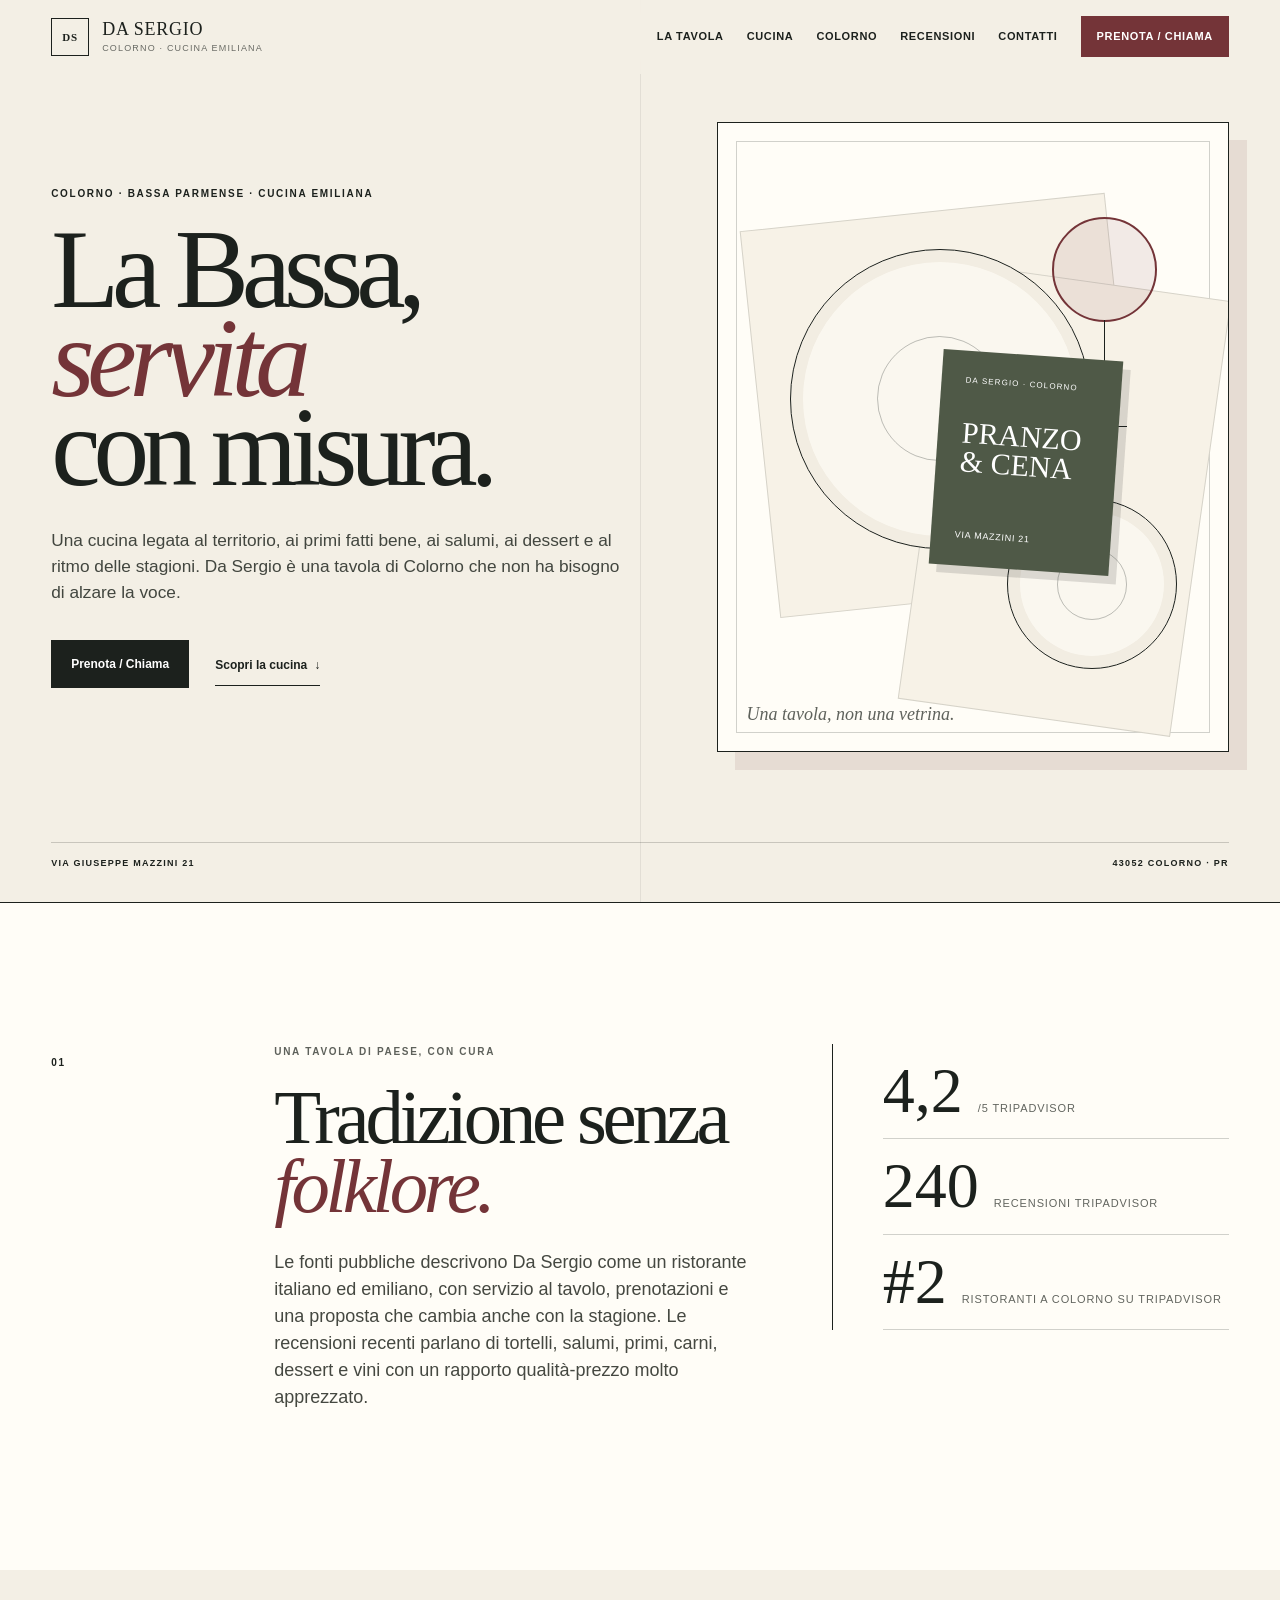
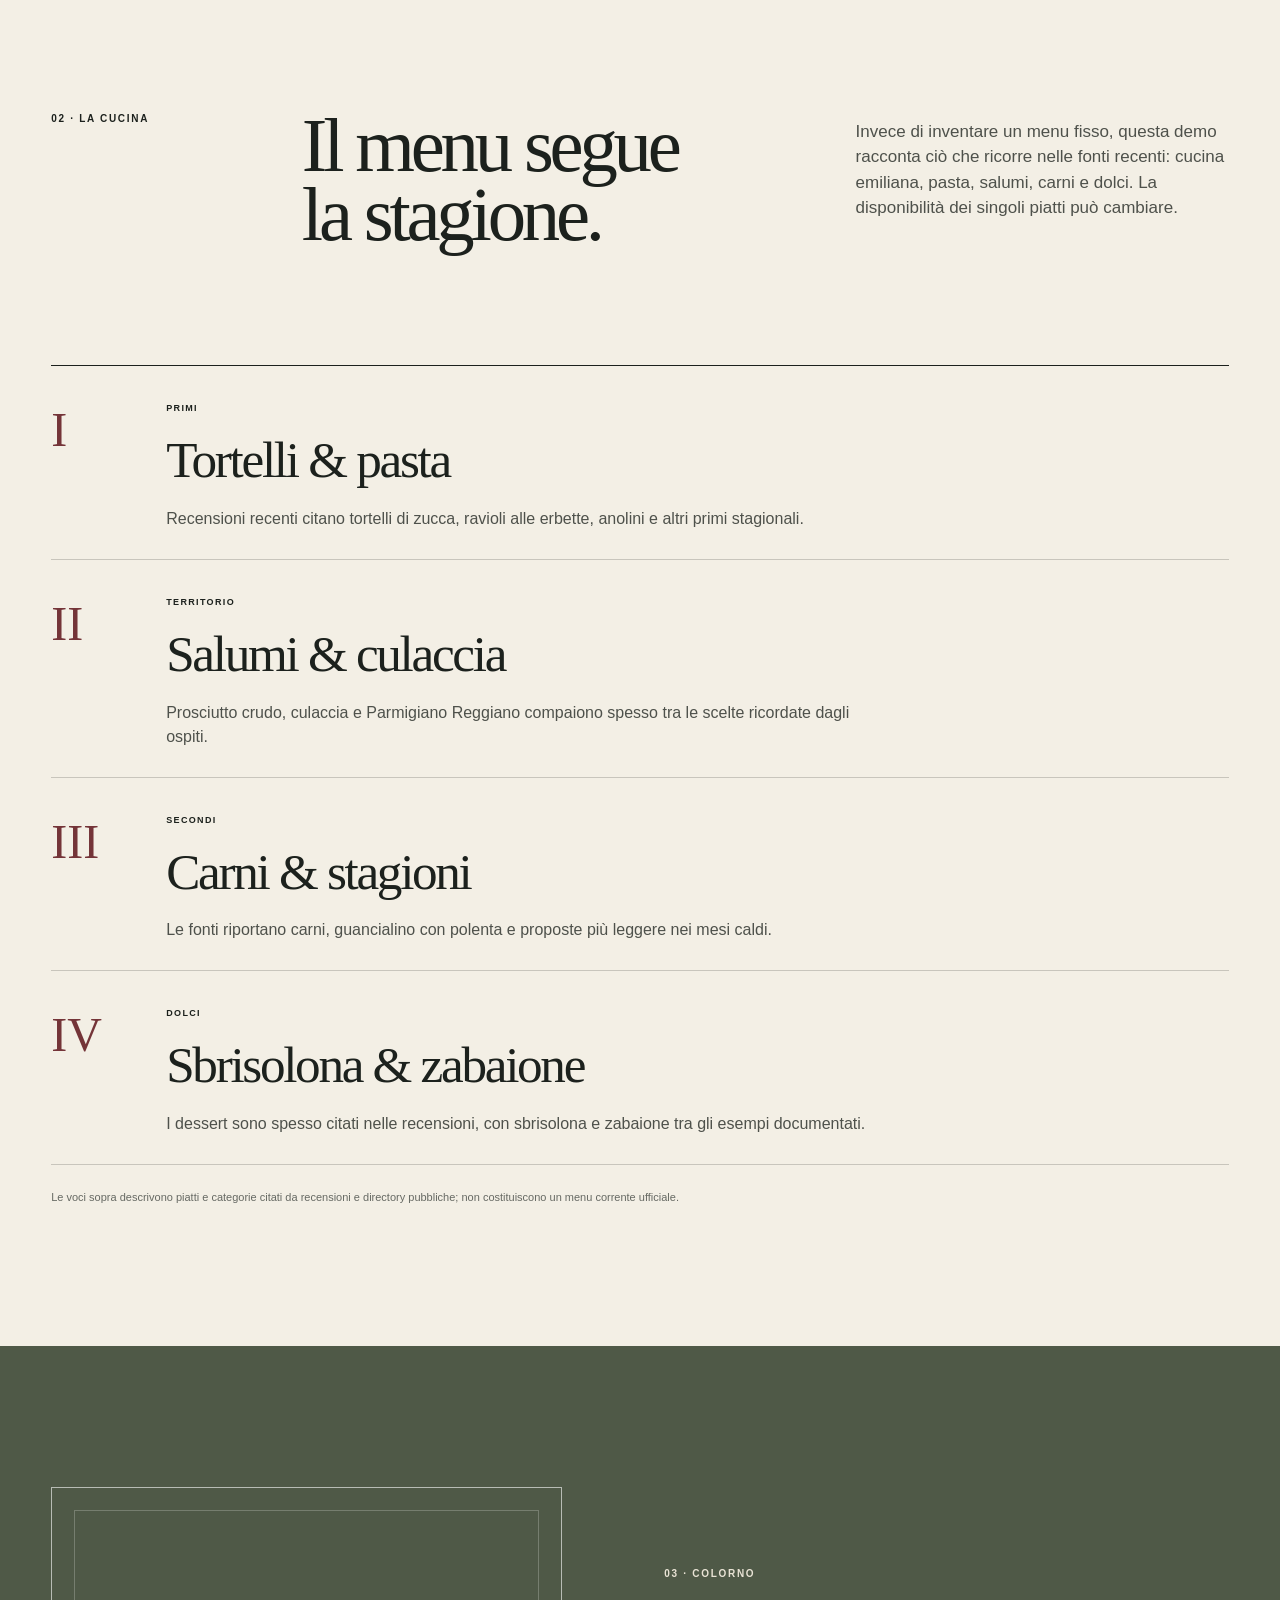
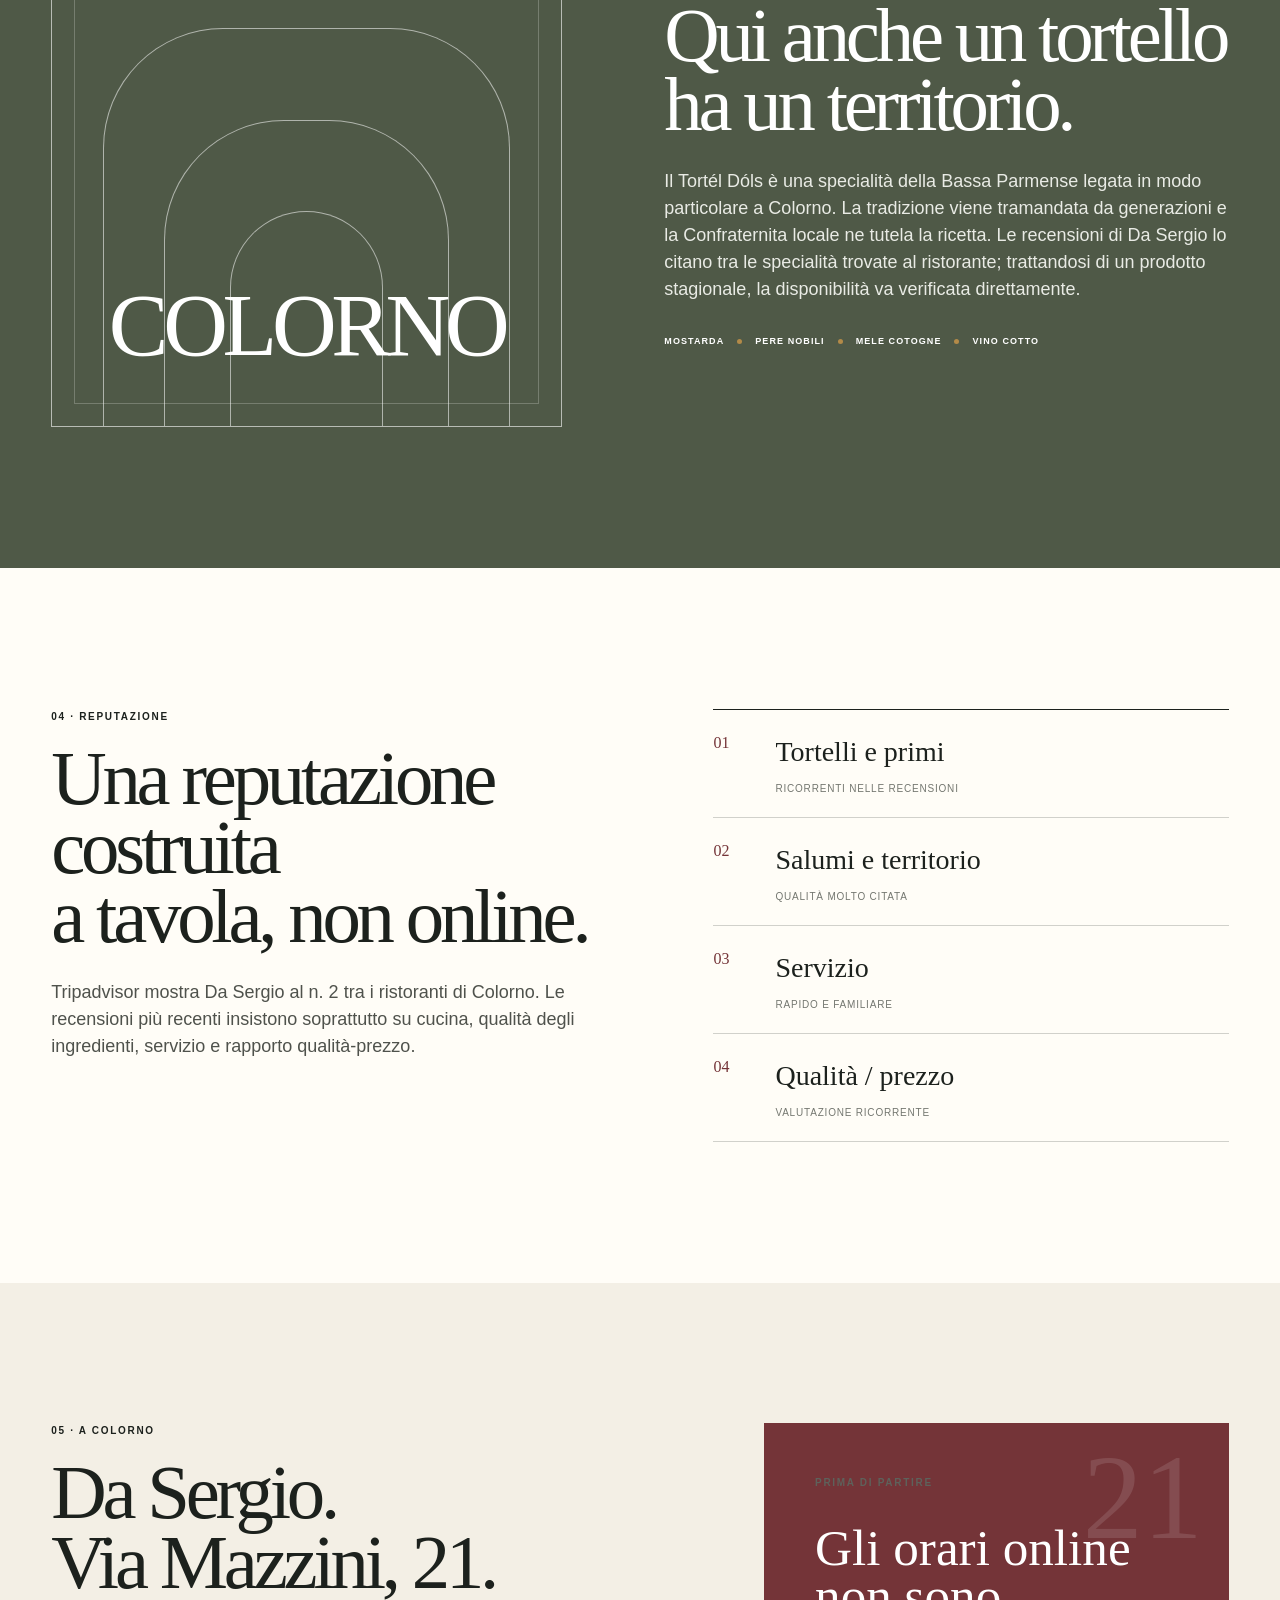
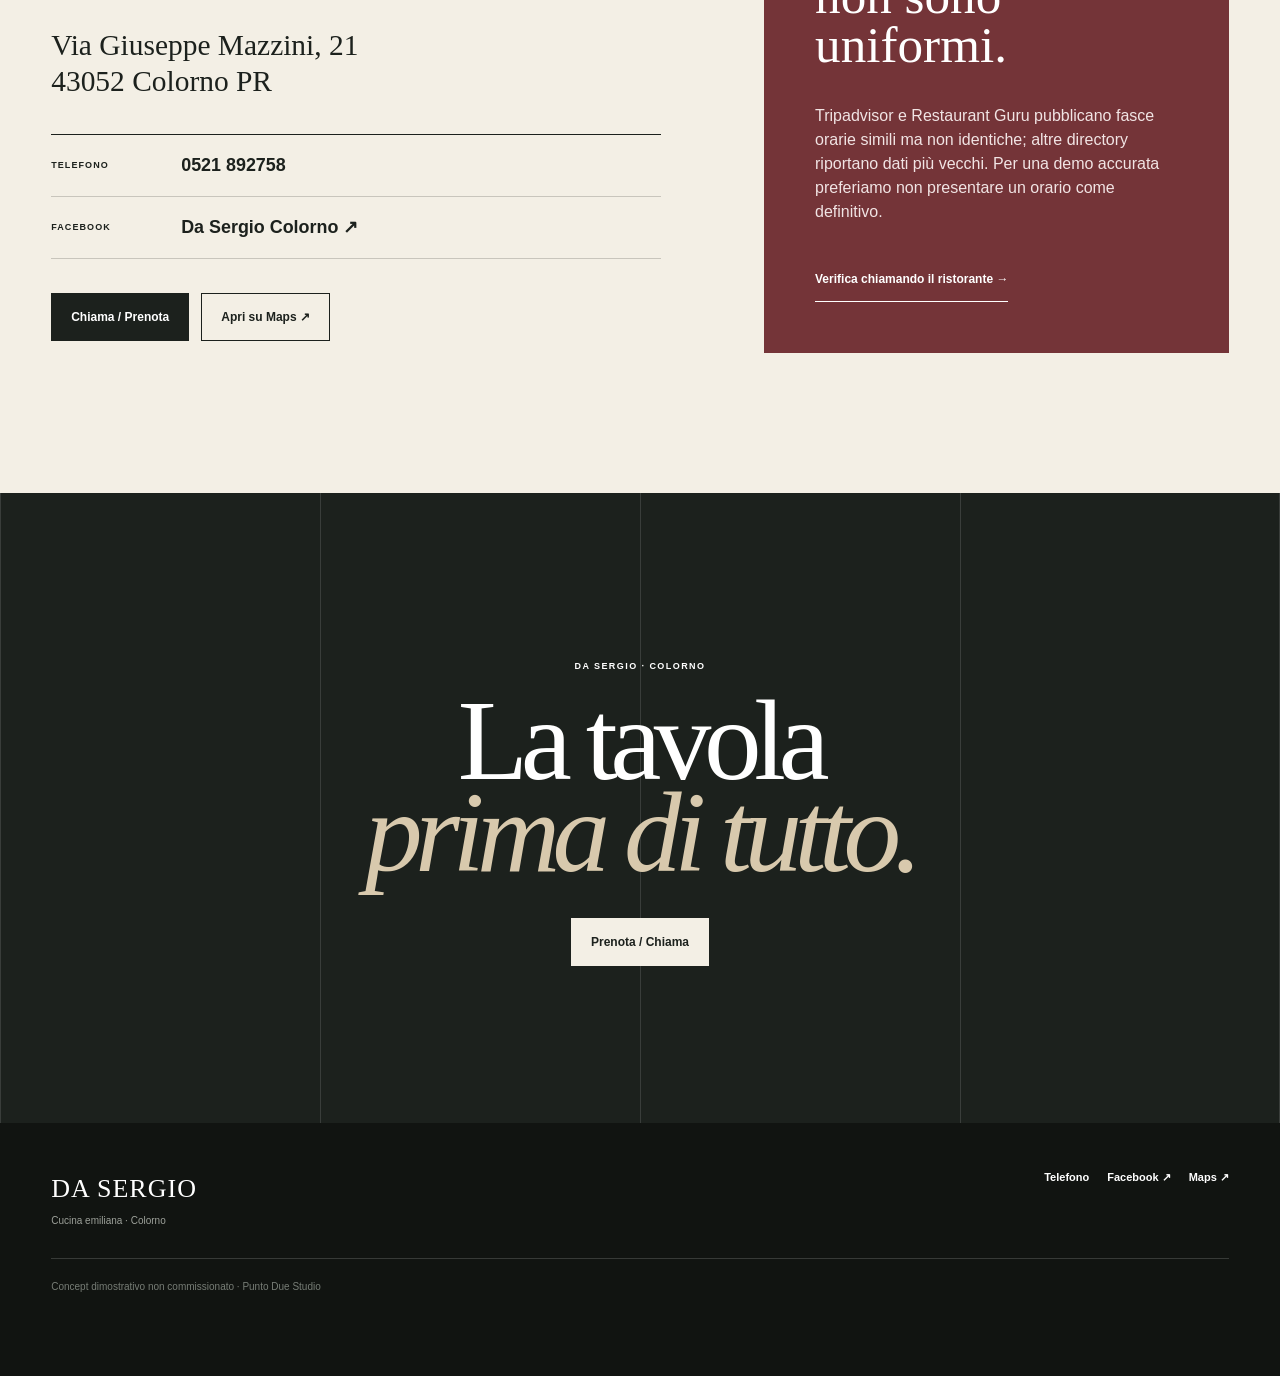
<file: index.html>
<!doctype html>
<html lang="it">
<head>
  <meta charset="utf-8">
  <meta name="viewport" content="width=device-width, initial-scale=1">
  <meta name="theme-color" content="#f3efe5">
  <title>Da Sergio — Cucina emiliana a Colorno</title>
  <meta name="description" content="Concept demo per Ristorante Da Sergio a Colorno: cucina emiliana, stagionalità, tortelli, salumi e una tavola legata alla Bassa Parmense.">
  <meta property="og:title" content="Da Sergio — Colorno">
  <meta property="og:description" content="La Bassa, servita con misura. Concept demo per Ristorante Da Sergio a Colorno.">
  <meta property="og:type" content="website">
  <meta property="og:locale" content="it_IT">
  <meta name="twitter:card" content="summary">
  <link rel="icon" href="assets/favicon.svg" type="image/svg+xml">
  <link rel="stylesheet" href="styles.css">
  <script type="application/ld+json">
  {
    "@context":"https://schema.org",
    "@type":"Restaurant",
    "name":"Da Sergio",
    "description":"Ristorante di cucina italiana ed emiliana a Colorno.",
    "telephone":"+39 0521 892758",
    "servesCuisine":["Italiana","Emiliana"],
    "priceRange":"€€-€€€",
    "address":{
      "@type":"PostalAddress",
      "streetAddress":"Via Giuseppe Mazzini 21",
      "postalCode":"43052",
      "addressLocality":"Colorno",
      "addressRegion":"PR",
      "addressCountry":"IT"
    },
    "sameAs":["https://www.facebook.com/dasergiocolorno"]
  }
  </script>
</head>
<body>
  <a class="skip-link" href="#main">Vai al contenuto</a>

  <header class="site-header" data-header>
    <a class="brand" href="#top" aria-label="Da Sergio, torna all'inizio">
      <span class="brand-monogram" aria-hidden="true">DS</span>
      <span class="brand-copy"><strong>DA SERGIO</strong><small>Colorno · Cucina emiliana</small></span>
    </a>
    <button class="menu-toggle" type="button" data-menu-toggle aria-expanded="false" aria-controls="site-nav">
      <span class="sr-only">Apri menu</span><span></span><span></span>
    </button>
    <nav class="site-nav" id="site-nav" data-nav aria-label="Navigazione principale">
      <a href="#tavola">La tavola</a>
      <a href="#cucina">Cucina</a>
      <a href="#territorio">Colorno</a>
      <a href="#reputazione">Recensioni</a>
      <a href="#visita">Contatti</a>
      <a class="nav-cta" href="tel:+390521892758">Prenota / Chiama</a>
    </nav>
  </header>

  <main id="main">
    <section class="hero" id="top" aria-labelledby="hero-title">
      <div class="hero-rule" aria-hidden="true"></div>
      <div class="hero-copy reveal">
        <p class="eyebrow">COLORNO · BASSA PARMENSE · CUCINA EMILIANA</p>
        <h1 id="hero-title">La Bassa,<br><em>servita</em><br>con misura.</h1>
        <p class="hero-lead">Una cucina legata al territorio, ai primi fatti bene, ai salumi, ai dessert e al ritmo delle stagioni. Da Sergio è una tavola di Colorno che non ha bisogno di alzare la voce.</p>
        <div class="hero-actions">
          <a class="button button-dark" href="tel:+390521892758">Prenota / Chiama</a>
          <a class="line-link" href="#cucina">Scopri la cucina <span>↓</span></a>
        </div>
      </div>

      <div class="table-scene reveal" aria-label="Interpretazione grafica di una tavola apparecchiata">
        <div class="linen linen-a"></div>
        <div class="linen linen-b"></div>
        <div class="plate plate-main"><span></span></div>
        <div class="plate plate-small"><span></span></div>
        <div class="wine-glass" aria-hidden="true"><i></i></div>
        <div class="menu-slip">
          <small>DA SERGIO · COLORNO</small>
          <strong>PRANZO<br>&amp; CENA</strong>
          <span>Via Mazzini 21</span>
        </div>
        <div class="table-note">Una tavola, non una vetrina.</div>
      </div>

      <div class="hero-footer" aria-hidden="true">
        <span>VIA GIUSEPPE MAZZINI 21</span>
        <span>43052 COLORNO · PR</span>
      </div>
    </section>

    <section class="tavola" id="tavola" aria-labelledby="tavola-title">
      <div class="section-index">01</div>
      <div class="tavola-copy reveal">
        <p class="eyebrow dark">UNA TAVOLA DI PAESE, CON CURA</p>
        <h2 id="tavola-title">Tradizione senza<br><em>folklore.</em></h2>
        <p>Le fonti pubbliche descrivono Da Sergio come un ristorante italiano ed emiliano, con servizio al tavolo, prenotazioni e una proposta che cambia anche con la stagione. Le recensioni recenti parlano di tortelli, salumi, primi, carni, dessert e vini con un rapporto qualità-prezzo molto apprezzato.</p>
      </div>
      <div class="tavola-stats reveal" aria-label="Dati pubblici principali">
        <div><strong>4,2</strong><span>/5 Tripadvisor</span></div>
        <div><strong>240</strong><span>recensioni Tripadvisor</span></div>
        <div><strong>#2</strong><span>ristoranti a Colorno su Tripadvisor</span></div>
      </div>
    </section>

    <section class="cuisine" id="cucina" aria-labelledby="cuisine-title">
      <div class="cuisine-head reveal">
        <p class="section-label">02 · LA CUCINA</p>
        <h2 id="cuisine-title">Il menu segue<br>la stagione.</h2>
        <p>Invece di inventare un menu fisso, questa demo racconta ciò che ricorre nelle fonti recenti: cucina emiliana, pasta, salumi, carni e dolci. La disponibilità dei singoli piatti può cambiare.</p>
      </div>

      <div class="courses" aria-label="Categorie e piatti citati da fonti pubbliche">
        <article class="course reveal">
          <span class="course-no">I</span>
          <div><small>PRIMI</small><h3>Tortelli &amp; pasta</h3><p>Recensioni recenti citano tortelli di zucca, ravioli alle erbette, anolini e altri primi stagionali.</p></div>
        </article>
        <article class="course reveal">
          <span class="course-no">II</span>
          <div><small>TERRITORIO</small><h3>Salumi &amp; culaccia</h3><p>Prosciutto crudo, culaccia e Parmigiano Reggiano compaiono spesso tra le scelte ricordate dagli ospiti.</p></div>
        </article>
        <article class="course reveal">
          <span class="course-no">III</span>
          <div><small>SECONDI</small><h3>Carni &amp; stagioni</h3><p>Le fonti riportano carni, guancialino con polenta e proposte più leggere nei mesi caldi.</p></div>
        </article>
        <article class="course reveal">
          <span class="course-no">IV</span>
          <div><small>DOLCI</small><h3>Sbrisolona &amp; zabaione</h3><p>I dessert sono spesso citati nelle recensioni, con sbrisolona e zabaione tra gli esempi documentati.</p></div>
        </article>
      </div>
      <p class="source-note reveal">Le voci sopra descrivono piatti e categorie citati da recensioni e directory pubbliche; non costituiscono un menu corrente ufficiale.</p>
    </section>

    <section class="territory" id="territorio" aria-labelledby="territory-title">
      <div class="territory-frame reveal" aria-hidden="true">
        <div class="arch arch-a"></div>
        <div class="arch arch-b"></div>
        <div class="arch arch-c"></div>
        <span>COLORNO</span>
      </div>
      <div class="territory-copy reveal">
        <p class="section-label light">03 · COLORNO</p>
        <h2 id="territory-title">Qui anche un tortello<br>ha un territorio.</h2>
        <p>Il Tortél Dóls è una specialità della Bassa Parmense legata in modo particolare a Colorno. La tradizione viene tramandata da generazioni e la Confraternita locale ne tutela la ricetta. Le recensioni di Da Sergio lo citano tra le specialità trovate al ristorante; trattandosi di un prodotto stagionale, la disponibilità va verificata direttamente.</p>
        <div class="territory-meta">
          <span>Mostarda</span><i></i><span>Pere nobili</span><i></i><span>Mele cotogne</span><i></i><span>Vino cotto</span>
        </div>
      </div>
    </section>

    <section class="reputation" id="reputazione" aria-labelledby="reputation-title">
      <div class="reputation-copy reveal">
        <p class="section-label">04 · REPUTAZIONE</p>
        <h2 id="reputation-title">Una reputazione costruita<br>a tavola, non online.</h2>
        <p>Tripadvisor mostra Da Sergio al n. 2 tra i ristoranti di Colorno. Le recensioni più recenti insistono soprattutto su cucina, qualità degli ingredienti, servizio e rapporto qualità-prezzo.</p>
      </div>
      <div class="review-ledger reveal" aria-label="Sintesi dei temi ricorrenti nelle recensioni">
        <div><span>01</span><strong>Tortelli e primi</strong><small>ricorrenti nelle recensioni</small></div>
        <div><span>02</span><strong>Salumi e territorio</strong><small>qualità molto citata</small></div>
        <div><span>03</span><strong>Servizio</strong><small>rapido e familiare</small></div>
        <div><span>04</span><strong>Qualità / prezzo</strong><small>valutazione ricorrente</small></div>
      </div>
    </section>

    <section class="visit" id="visita" aria-labelledby="visit-title">
      <div class="visit-copy reveal">
        <p class="section-label">05 · A COLORNO</p>
        <h2 id="visit-title">Da Sergio.<br>Via Mazzini, 21.</h2>
        <address>Via Giuseppe Mazzini, 21<br>43052 Colorno PR</address>
        <div class="contact-stack">
          <a href="tel:+390521892758"><span>Telefono</span><strong>0521 892758</strong></a>
          <a href="https://www.facebook.com/dasergiocolorno" target="_blank" rel="noopener noreferrer"><span>Facebook</span><strong>Da Sergio Colorno ↗</strong></a>
        </div>
        <div class="visit-actions">
          <a class="button button-dark" href="tel:+390521892758">Chiama / Prenota</a>
          <a class="button button-outline" href="https://www.google.com/maps/search/?api=1&query=Da+Sergio+Via+Giuseppe+Mazzini+21+Colorno" target="_blank" rel="noopener noreferrer">Apri su Maps ↗</a>
        </div>
      </div>
      <aside class="info-card reveal">
        <span class="info-number">21</span>
        <p class="eyebrow dark">PRIMA DI PARTIRE</p>
        <h3>Gli orari online non sono uniformi.</h3>
        <p>Tripadvisor e Restaurant Guru pubblicano fasce orarie simili ma non identiche; altre directory riportano dati più vecchi. Per una demo accurata preferiamo non presentare un orario come definitivo.</p>
        <a href="tel:+390521892758">Verifica chiamando il ristorante →</a>
      </aside>
    </section>

    <section class="closing" aria-labelledby="closing-title">
      <div class="closing-inner reveal">
        <p>DA SERGIO · COLORNO</p>
        <h2 id="closing-title">La tavola<br><em>prima di tutto.</em></h2>
        <a class="button button-cream" href="tel:+390521892758">Prenota / Chiama</a>
      </div>
      <div class="closing-lines" aria-hidden="true"><i></i><i></i><i></i><i></i></div>
    </section>
  </main>

  <footer class="site-footer">
    <div class="footer-brand"><strong>DA SERGIO</strong><span>Cucina emiliana · Colorno</span></div>
    <div class="footer-links">
      <a href="tel:+390521892758">Telefono</a>
      <a href="https://www.facebook.com/dasergiocolorno" target="_blank" rel="noopener noreferrer">Facebook ↗</a>
      <a href="https://www.google.com/maps/search/?api=1&query=Da+Sergio+Via+Giuseppe+Mazzini+21+Colorno" target="_blank" rel="noopener noreferrer">Maps ↗</a>
    </div>
    <p class="demo-note">Concept dimostrativo non commissionato · Punto Due Studio</p>
  </footer>

  <nav class="mobile-dock" aria-label="Azioni rapide">
    <a href="tel:+390521892758">Chiama</a>
    <a href="https://www.google.com/maps/search/?api=1&query=Da+Sergio+Via+Giuseppe+Mazzini+21+Colorno" target="_blank" rel="noopener noreferrer">Maps</a>
    <a href="https://www.facebook.com/dasergiocolorno" target="_blank" rel="noopener noreferrer">Facebook</a>
  </nav>

  <script src="script.js" defer></script>
</body>
</html>
</file>
<file: styles.css>
:root{
  --cream:#f3efe5;
  --paper:#fffdf7;
  --ink:#1c211d;
  --sage:#78836c;
  --sage-dark:#4f5947;
  --burgundy:#743438;
  --gold:#b38a48;
  --line:rgba(28,33,29,.2);
  --header-h:74px;
}
*{box-sizing:border-box}
html{scroll-behavior:smooth}
body{margin:0;background:var(--cream);color:var(--ink);font-family:Arial,Helvetica,sans-serif;line-height:1.5;overflow-x:hidden}
a{color:inherit;text-decoration:none}
button{font:inherit}
img,svg{display:block;max-width:100%}
::selection{background:var(--burgundy);color:#fff}
.sr-only{position:absolute!important;width:1px;height:1px;padding:0;margin:-1px;overflow:hidden;clip:rect(0,0,0,0);white-space:nowrap;border:0}
.skip-link{position:fixed;left:16px;top:-90px;z-index:9999;background:var(--ink);color:#fff;padding:12px 16px;border-radius:4px}.skip-link:focus{top:16px}
:focus-visible{outline:3px solid var(--burgundy);outline-offset:4px}
[id]{scroll-margin-top:calc(var(--header-h) + 18px)}
.site-header{position:fixed;inset:0 0 auto;z-index:1000;height:var(--header-h);padding:0 clamp(18px,4vw,58px);display:flex;align-items:center;justify-content:space-between;background:rgba(243,239,229,.9);backdrop-filter:blur(14px);border-bottom:1px solid transparent;transition:.25s ease}
.site-header.is-scrolled{border-color:var(--line);background:rgba(243,239,229,.97)}
.brand{display:flex;align-items:center;gap:13px;min-width:0;min-height:44px}.brand-monogram{width:38px;height:38px;border:1px solid var(--ink);display:grid;place-items:center;font:700 11px Georgia,serif;letter-spacing:.08em}.brand-copy{display:flex;flex-direction:column;line-height:1}.brand-copy strong{font-family:Georgia,'Times New Roman',serif;font-size:18px;font-weight:500;letter-spacing:.04em}.brand-copy small{font-size:9px;text-transform:uppercase;letter-spacing:.13em;margin-top:6px;color:#686a64}
.site-nav{display:flex;align-items:center;gap:23px;font-size:11px;font-weight:800;text-transform:uppercase;letter-spacing:.06em}.site-nav>a:not(.nav-cta){position:relative}.site-nav>a:not(.nav-cta)::after{content:"";position:absolute;left:0;right:100%;bottom:-7px;height:1px;background:var(--ink);transition:right .22s}.site-nav>a:not(.nav-cta):hover::after{right:0}.nav-cta{background:var(--burgundy);color:#fff;padding:12px 16px}
.menu-toggle{display:none;border:0;background:none;padding:10px;cursor:pointer;min-width:44px;min-height:44px}.menu-toggle span:not(.sr-only){display:block;width:26px;height:1.5px;background:var(--ink);margin:6px 0;transition:.2s}
.eyebrow,.section-label,.section-index{font-size:10px;text-transform:uppercase;letter-spacing:.17em;font-weight:800}.eyebrow{margin:0 0 24px}.eyebrow.dark{color:#5e615b}.section-label{margin:0 0 20px}.section-label.light{color:#e9e3d5}
.button{min-height:48px;padding:13px 19px;border:1px solid transparent;display:inline-flex;align-items:center;justify-content:center;font-size:12px;font-weight:800;transition:transform .22s ease,background .22s,color .22s}.button:hover{transform:translateY(-2px)}.button-dark{background:var(--ink);color:#fff}.button-outline{border-color:var(--ink)}.button-cream{background:var(--cream);color:var(--ink)}
.line-link{font-size:12px;font-weight:800;border-bottom:1px solid currentColor;display:inline-flex;align-items:center;min-height:44px;padding:8px 0 5px}.line-link span{margin-left:7px;transition:transform .2s}.line-link:hover span{display:inline-block;transform:translateY(3px)}
.hero{min-height:100svh;position:relative;padding:calc(var(--header-h) + 48px) clamp(18px,4vw,58px) 32px;background:var(--cream);display:grid;grid-template-columns:minmax(0,1.06fr) minmax(390px,.94fr);gap:clamp(38px,7vw,112px);align-items:center;overflow:hidden;border-bottom:1px solid var(--ink)}
.hero-rule{position:absolute;top:0;bottom:0;left:50%;width:1px;background:rgba(28,33,29,.08)}
.hero-copy,.table-scene,.hero-footer{position:relative;z-index:1}.hero-copy{max-width:850px}.hero h1{font-family:Georgia,'Times New Roman',serif;font-weight:400;font-size:clamp(68px,8.7vw,142px);line-height:.8;letter-spacing:-.065em;margin:0}.hero h1 em{font-weight:400;color:var(--burgundy)}.hero-lead{font-size:clamp(17px,1.35vw,22px);max-width:680px;margin:36px 0 0;color:#42463f}.hero-actions{display:flex;gap:26px;align-items:center;flex-wrap:wrap;margin-top:34px}
.table-scene{height:min(70vh,650px);min-height:520px;border:1px solid var(--ink);background:var(--paper);overflow:hidden;box-shadow:18px 18px 0 rgba(116,52,56,.1)}
.table-scene::before{content:"";position:absolute;inset:18px;border:1px solid rgba(28,33,29,.2)}
.linen{position:absolute;background:#f7f2e7;border:1px solid rgba(28,33,29,.15);transform:rotate(-6deg)}.linen-a{width:72%;height:62%;left:8%;top:14%}.linen-b{width:54%;height:70%;right:5%;bottom:5%;transform:rotate(8deg)}
.plate{position:absolute;border-radius:50%;background:#faf7ef;border:1px solid var(--ink);box-shadow:inset 0 0 0 12px #f2ede2}.plate span{position:absolute;inset:29%;border:1px solid rgba(28,33,29,.28);border-radius:50%}.plate-main{width:300px;height:300px;left:14%;top:20%}.plate-small{width:170px;height:170px;right:10%;bottom:13%}
.wine-glass{position:absolute;right:14%;top:15%;width:105px;height:105px;border:2px solid var(--burgundy);border-radius:50%;background:rgba(116,52,56,.09)}.wine-glass::after{content:"";position:absolute;width:1px;height:112px;background:var(--ink);left:50%;top:100%}.wine-glass i{position:absolute;width:44px;height:1px;background:var(--ink);left:29%;top:205%}
.menu-slip{position:absolute;right:22%;top:37%;width:180px;min-height:215px;background:var(--sage-dark);color:#fff;padding:24px;transform:rotate(4deg);box-shadow:8px 8px 0 rgba(28,33,29,.14);display:flex;flex-direction:column}.menu-slip small{font-size:8px;letter-spacing:.14em}.menu-slip strong{font-family:Georgia,serif;font-size:30px;font-weight:400;line-height:.95;margin:32px 0 auto}.menu-slip span{font-size:9px;letter-spacing:.08em;text-transform:uppercase}
.table-note{position:absolute;left:28px;bottom:26px;font:italic 18px Georgia,serif;color:#5f625c}.hero-footer{grid-column:1/-1;display:flex;justify-content:space-between;border-top:1px solid var(--line);padding-top:14px;font-size:9px;letter-spacing:.14em;font-weight:800}
.tavola{padding:clamp(86px,11vw,170px) clamp(18px,4vw,58px);display:grid;grid-template-columns:.35fr 1.15fr .95fr;gap:clamp(28px,6vw,90px);background:var(--paper);align-items:start}.section-index{padding-top:11px}.tavola-copy h2,.cuisine h2,.territory h2,.reputation h2,.visit h2{font-family:Georgia,'Times New Roman',serif;font-weight:400;font-size:clamp(50px,6vw,94px);line-height:.9;letter-spacing:-.055em;margin:0 0 28px}.tavola-copy h2 em{color:var(--burgundy);font-style:italic}.tavola-copy>p:last-child{font-size:18px;max-width:700px;color:#454841}.tavola-stats{border-left:1px solid var(--ink);padding-left:clamp(24px,4vw,50px)}.tavola-stats div{padding:20px 0;border-bottom:1px solid var(--line);display:flex;align-items:baseline;gap:15px}.tavola-stats strong{font-family:Georgia,serif;font-size:clamp(48px,5vw,80px);font-weight:400;line-height:.85}.tavola-stats span{font-size:11px;text-transform:uppercase;letter-spacing:.08em;color:#62655f}
.cuisine{padding:clamp(90px,11vw,170px) clamp(18px,4vw,58px);background:var(--cream)}.cuisine-head{display:grid;grid-template-columns:.4fr 1.05fr .8fr;gap:clamp(24px,5vw,70px);align-items:start;margin-bottom:clamp(50px,7vw,88px)}.cuisine-head>p:last-child{font-size:17px;margin:8px 0 0;max-width:560px;color:#4e514b}.courses{border-top:1px solid var(--ink)}.course{display:grid;grid-template-columns:90px 1fr;gap:25px;padding:28px 0;border-bottom:1px solid var(--line);align-items:start;transition:padding .25s ease,background .25s ease}.course:hover{padding-inline:16px;background:rgba(255,255,255,.35)}.course-no{font-family:Georgia,serif;font-size:48px;color:var(--burgundy)}.course small{font-size:9px;letter-spacing:.15em;font-weight:800}.course h3{font-family:Georgia,serif;font-weight:400;font-size:clamp(34px,4vw,58px);margin:4px 0 8px;letter-spacing:-.045em}.course p{margin:0;max-width:720px;color:#4e514b}.source-note{font-size:11px;color:#666963;max-width:800px;margin:24px 0 0}
.territory{padding:clamp(86px,11vw,160px) clamp(18px,4vw,58px);background:var(--sage-dark);color:#fff;display:grid;grid-template-columns:.95fr 1.05fr;gap:clamp(45px,8vw,130px);align-items:center;overflow:hidden}.territory-frame{min-height:540px;border:1px solid rgba(255,255,255,.6);position:relative;display:flex;align-items:flex-end;justify-content:center;padding-bottom:34px;overflow:hidden}.territory-frame::before{content:"";position:absolute;inset:22px;border:1px solid rgba(255,255,255,.22)}.territory-frame span{font-family:Georgia,serif;font-size:clamp(58px,7vw,110px);letter-spacing:-.06em;position:relative;z-index:2}.arch{position:absolute;border:1px solid rgba(255,255,255,.55);border-bottom:0;border-radius:120px 120px 0 0}.arch-a{width:80%;height:74%;left:10%;bottom:0}.arch-b{width:56%;height:57%;left:22%;bottom:0}.arch-c{width:30%;height:40%;left:35%;bottom:0}.territory-copy>p:not(.section-label){font-size:18px;color:#e9ebe5;max-width:680px}.territory-meta{display:flex;gap:13px;align-items:center;flex-wrap:wrap;margin-top:32px;font-size:9px;letter-spacing:.12em;text-transform:uppercase;font-weight:800}.territory-meta i{width:5px;height:5px;border-radius:50%;background:var(--gold)}
.reputation{padding:clamp(90px,11vw,170px) clamp(18px,4vw,58px);background:var(--paper);display:grid;grid-template-columns:1fr .9fr;gap:clamp(44px,7vw,110px);align-items:start}.reputation-copy>p:last-child{font-size:18px;max-width:680px;color:#4f524c}.review-ledger{border-top:1px solid var(--ink)}.review-ledger div{display:grid;grid-template-columns:46px 1fr;gap:16px;padding:21px 0;border-bottom:1px solid var(--line)}.review-ledger span{font-family:Georgia,serif;color:var(--burgundy)}.review-ledger strong{font-family:Georgia,serif;font-size:28px;font-weight:400}.review-ledger small{grid-column:2;font-size:10px;text-transform:uppercase;letter-spacing:.08em;color:#747770;margin-top:-8px}
.visit{padding:clamp(90px,11vw,170px) clamp(18px,4vw,58px);display:grid;grid-template-columns:1.05fr .8fr;gap:clamp(44px,8vw,120px);background:var(--cream)}.visit address{font-style:normal;font-family:Georgia,serif;font-size:clamp(22px,2.3vw,34px);line-height:1.25;margin:30px 0}.contact-stack{border-top:1px solid var(--ink);margin:34px 0}.contact-stack a{display:grid;grid-template-columns:110px 1fr;gap:20px;padding:17px 0;border-bottom:1px solid var(--line);align-items:center}.contact-stack span{font-size:9px;letter-spacing:.12em;text-transform:uppercase;font-weight:800}.contact-stack strong{font-size:clamp(15px,1.4vw,20px);overflow-wrap:anywhere}.visit-actions{display:flex;gap:12px;flex-wrap:wrap}.info-card{background:var(--burgundy);color:#fff;padding:clamp(28px,4vw,52px);position:relative;min-height:430px;display:flex;flex-direction:column;justify-content:flex-end}.info-number{position:absolute;right:26px;top:15px;font-family:Georgia,serif;font-size:120px;line-height:1;color:rgba(255,255,255,.12)}.info-card h3{font-family:Georgia,serif;font-size:clamp(34px,4vw,56px);line-height:.95;font-weight:400;margin:10px 0 18px}.info-card>p:not(.eyebrow){color:#f1e4e4}.info-card a{display:inline-flex;align-items:center;min-height:44px;margin-top:18px;border-bottom:1px solid currentColor;width:max-content;max-width:100%;font-size:12px;font-weight:800}
.closing{min-height:70vh;padding:90px clamp(18px,4vw,58px);background:var(--ink);color:#fff;display:grid;place-items:center;position:relative;overflow:hidden}.closing-inner{text-align:center;position:relative;z-index:2}.closing-inner>p{font-size:9px;letter-spacing:.16em;font-weight:800}.closing h2{font-family:Georgia,serif;font-size:clamp(68px,9vw,148px);font-weight:400;line-height:.8;letter-spacing:-.065em;margin:20px 0 40px}.closing h2 em{color:#d8c9ad;font-weight:400}.closing-lines{position:absolute;inset:0;display:grid;grid-template-columns:repeat(4,1fr);opacity:.13}.closing-lines i{border-left:1px solid #fff}.closing-lines i:last-child{border-right:1px solid #fff}
.site-footer{background:#111411;color:#fff;padding:46px clamp(18px,4vw,58px) 82px;display:grid;grid-template-columns:1fr auto;gap:30px}.footer-brand{display:flex;flex-direction:column}.footer-brand strong{font-family:Georgia,serif;font-size:26px;font-weight:400;letter-spacing:.04em}.footer-brand span{font-size:10px;color:#9da19a;margin-top:5px}.footer-links{display:flex;gap:18px;flex-wrap:wrap;font-size:11px;font-weight:800}.demo-note{grid-column:1/-1;margin:0;padding-top:20px;border-top:1px solid rgba(255,255,255,.16);font-size:10px;color:#777d76}.mobile-dock{display:none}
.reveal{opacity:1;transform:none}.motion-ready .reveal{opacity:0;transform:translateY(22px);transition:opacity .68s ease,transform .68s cubic-bezier(.2,.7,.2,1)}.motion-ready .reveal.is-visible{opacity:1;transform:none}
@media (max-width:1080px){.hero{grid-template-columns:1fr;min-height:auto;padding-top:calc(var(--header-h) + 80px)}.table-scene{height:580px;max-width:760px;width:100%;margin-inline:auto}.hero-footer{margin-top:8px}.tavola{grid-template-columns:.25fr 1fr}.tavola-stats{grid-column:2;border-left:0;border-top:1px solid var(--ink);padding:20px 0 0;display:grid;grid-template-columns:repeat(3,1fr);gap:18px}.tavola-stats div{display:block}.tavola-stats span{display:block;margin-top:8px}.cuisine-head{grid-template-columns:.3fr 1fr}.cuisine-head>p:last-child{grid-column:2}.territory,.reputation,.visit{grid-template-columns:1fr}.territory-frame{max-width:760px;width:100%;margin-inline:auto}.info-card{min-height:360px}}
@media (max-width:880px){:root{--header-h:68px}.site-nav{position:fixed;inset:var(--header-h) 0 auto;background:var(--cream);border-bottom:1px solid var(--ink);display:grid;gap:0;padding:18px;transform:translateY(-130%);opacity:0;pointer-events:none;transition:.25s}.site-nav.is-open{transform:none;opacity:1;pointer-events:auto}.site-nav a{padding:14px 4px;border-bottom:1px solid var(--line)}.nav-cta{text-align:center;margin-top:10px}.menu-toggle{display:block}}
@media (max-width:680px){body{padding-bottom:64px}.site-header{padding-inline:16px}.brand-copy small{display:none}.brand-monogram{width:34px;height:34px}.hero{padding-inline:16px;padding-bottom:24px}.hero h1{font-size:clamp(54px,16vw,76px)}.hero-lead{font-size:17px}.hero-actions{align-items:flex-start;flex-direction:column}.table-scene{height:470px;min-height:0;box-shadow:9px 9px 0 rgba(116,52,56,.1)}.plate-main{width:230px;height:230px;left:8%;top:23%}.plate-small{width:128px;height:128px;right:8%;bottom:10%}.wine-glass{width:82px;height:82px;right:10%;top:12%}.wine-glass::after{height:88px}.wine-glass i{top:205%;width:34px}.menu-slip{width:145px;min-height:180px;right:12%;top:37%;padding:18px}.menu-slip strong{font-size:24px;margin:25px 0 auto}.table-note{left:20px;bottom:20px;font-size:15px}.hero-footer{display:none}.tavola,.cuisine,.territory,.reputation,.visit{padding-inline:16px}.tavola{grid-template-columns:1fr;gap:20px}.tavola-stats{grid-column:auto;grid-template-columns:1fr}.tavola-copy h2,.cuisine h2,.territory h2,.reputation h2,.visit h2{font-size:clamp(44px,13vw,64px)}.cuisine-head{grid-template-columns:1fr;gap:18px}.cuisine-head>p:last-child{grid-column:auto}.course{grid-template-columns:55px 1fr}.course-no{font-size:38px}.course h3{font-size:36px}.course:hover{padding-inline:0;background:none}.territory-frame{min-height:400px}.territory-frame span{font-size:18vw}.territory-copy>p:not(.section-label){font-size:17px}.review-ledger strong{font-size:24px}.contact-stack a{grid-template-columns:80px 1fr;gap:10px}.info-card{min-height:380px}.info-number{font-size:92px}.closing{min-height:60vh;padding-inline:16px}.closing h2{font-size:18vw}.site-footer{grid-template-columns:1fr;padding-inline:16px;padding-bottom:30px}.footer-links a{display:inline-flex;align-items:center;min-height:44px}.demo-note{grid-column:1}.mobile-dock{position:fixed;z-index:999;left:10px;right:10px;bottom:10px;height:54px;background:var(--ink);color:#fff;display:grid;grid-template-columns:repeat(3,1fr);border:1px solid rgba(255,255,255,.14);box-shadow:0 10px 30px rgba(0,0,0,.25)}.mobile-dock a{display:grid;place-items:center;font-size:11px;font-weight:800;border-right:1px solid rgba(255,255,255,.12)}.mobile-dock a:last-child{border-right:0}}
@media (max-width:360px){.table-scene{height:430px}.plate-main{width:200px;height:200px}.plate-small{width:110px;height:110px}.menu-slip{right:8%;width:132px}.contact-stack a{grid-template-columns:1fr}.course{grid-template-columns:44px 1fr}.course h3{font-size:31px}}
@media (prefers-reduced-motion:reduce){html{scroll-behavior:auto}.motion-ready .reveal{opacity:1;transform:none;transition:none}.site-nav,.button{transition:none}}
</file>
